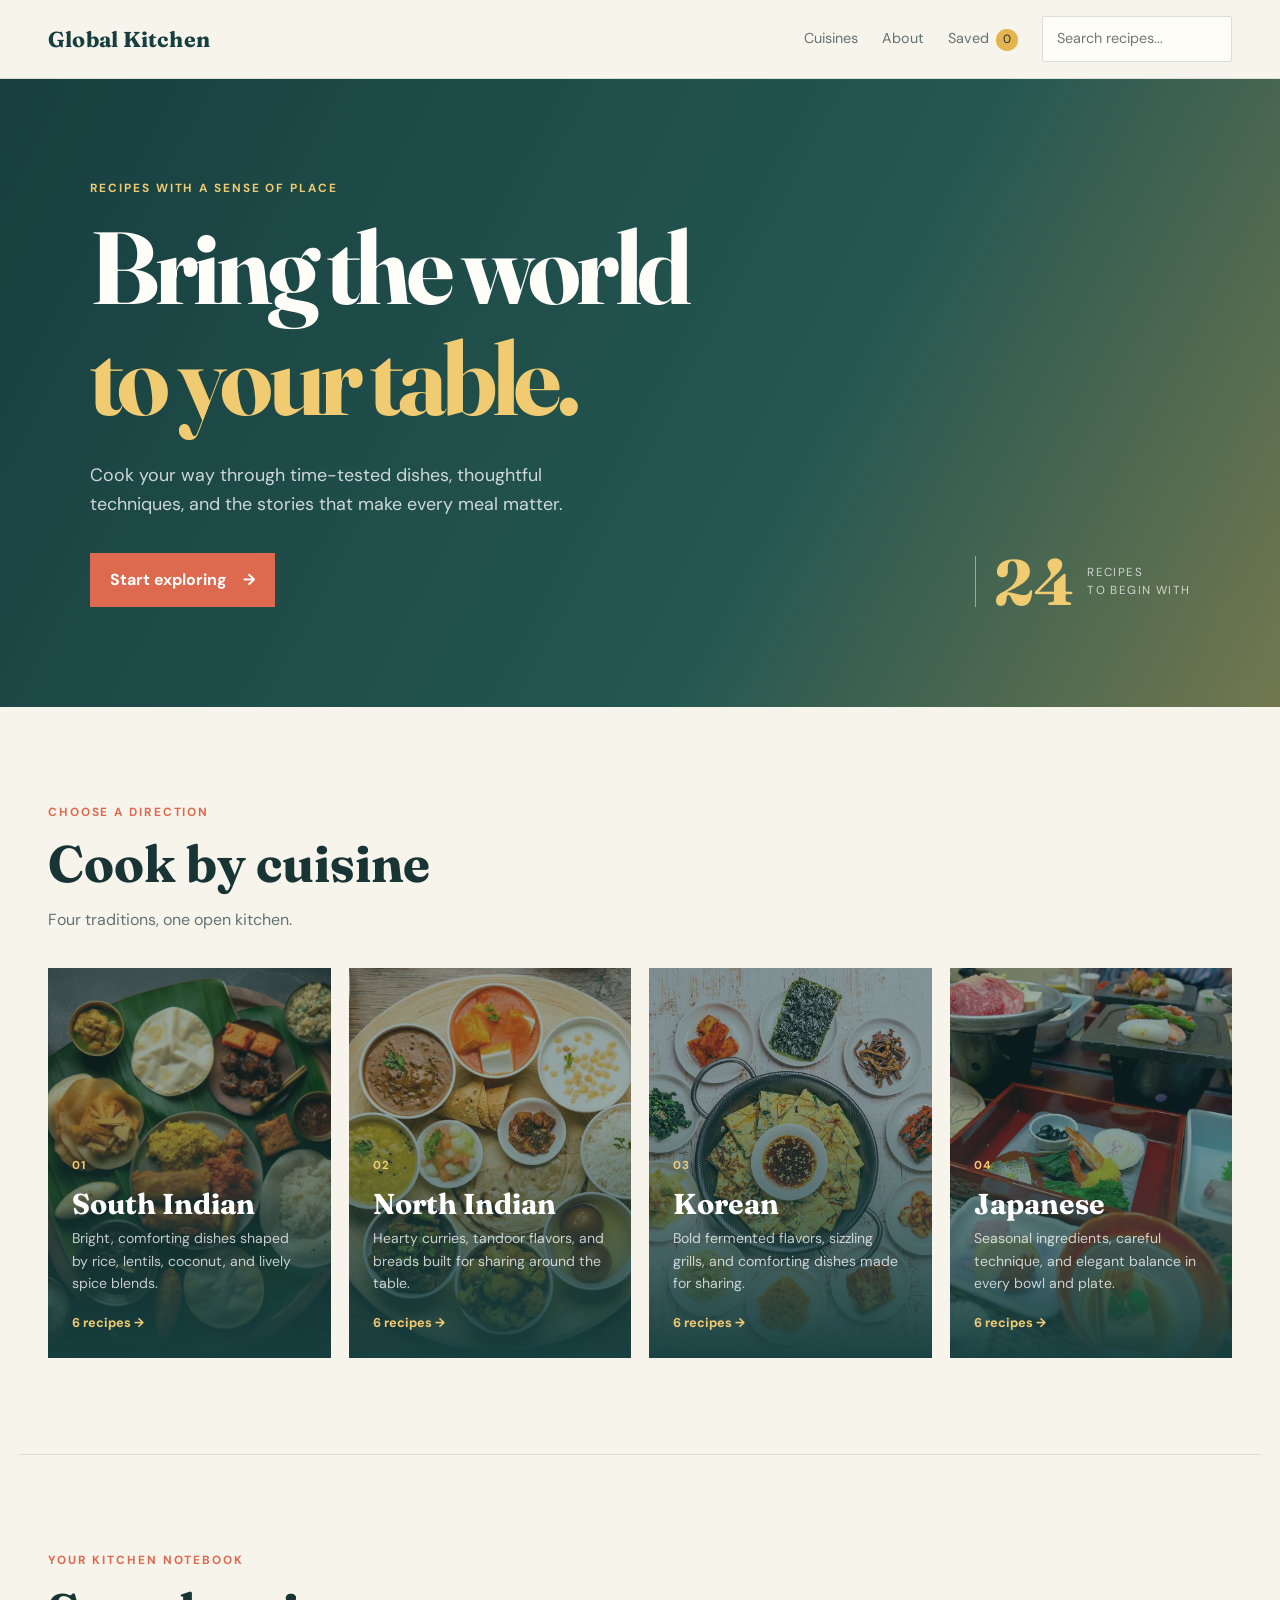
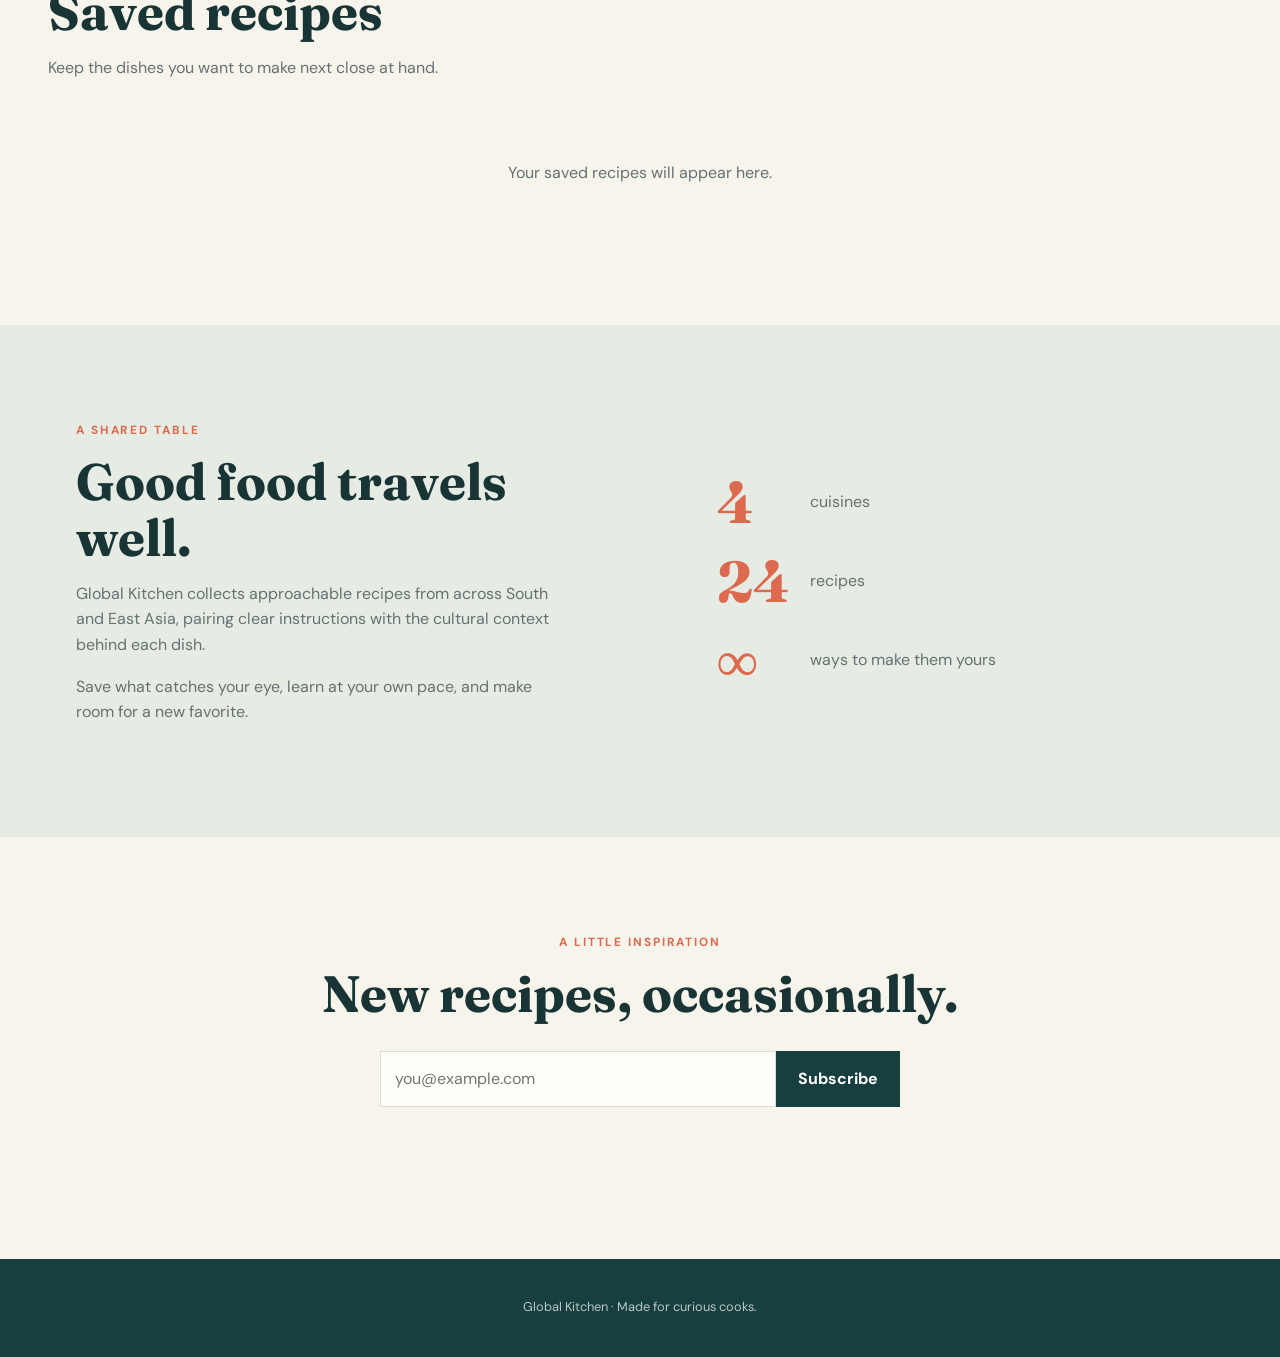
<file: index.html>
<!DOCTYPE html>
<html lang="en">
<head>
    <meta charset="UTF-8">
    <meta name="viewport" content="width=device-width, initial-scale=1.0">
    <meta name="description" content="Discover practical recipes and food stories from South India, North India, Korea, and Japan.">
    <title>Global Kitchen | Recipes from around the world</title>
    <link rel="stylesheet" href="styles.css">
    <link rel="preconnect" href="https://fonts.googleapis.com">
    <link rel="preconnect" href="https://fonts.gstatic.com" crossorigin>
    <link href="https://fonts.googleapis.com/css2?family=DM+Sans:wght@400;500;700&family=Fraunces:opsz,wght@9..144,600;9..144,700&display=swap" rel="stylesheet">
</head>
<body class="home-page">
    <header class="site-header"><nav class="navbar" aria-label="Primary navigation">
        <a class="logo" href="index.html">Global Kitchen</a>
        <div class="nav-actions"><a href="#cuisines">Cuisines</a><a href="#about">About</a><a class="favorites-link" href="#favorites">Saved <span id="favorite-count">0</span></a>
            <label class="search-container" for="search-bar"><span class="sr-only">Search recipes</span><input type="search" id="search-bar" placeholder="Search recipes..." autocomplete="off"></label>
        </div>
    </nav></header>
    <main>
        <section id="home" class="hero"><div class="hero-copy"><p class="eyebrow">Recipes with a sense of place</p><h1>Bring the world<br><em>to your table.</em></h1><p class="intro-text">Cook your way through time-tested dishes, thoughtful techniques, and the stories that make every meal matter.</p><a class="cta-button" href="#cuisines">Start exploring <span aria-hidden="true">&#8594;</span></a></div><div class="hero-note"><span>24</span><small>recipes<br>to begin with</small></div></section>
        <section id="cuisines" class="cuisine-types page-section"><div class="section-heading"><p class="eyebrow">Choose a direction</p><h2>Cook by cuisine</h2><p>Four traditions, one open kitchen.</p></div><div id="cuisine-grid" class="cuisine-grid" aria-live="polite"></div></section>
        <section id="favorites" class="favorites-section page-section"><div class="section-heading"><p class="eyebrow">Your kitchen notebook</p><h2>Saved recipes</h2><p>Keep the dishes you want to make next close at hand.</p></div><div id="favorite-grid" class="dish-grid compact-grid"></div><p id="empty-favorites" class="empty-state">Your saved recipes will appear here.</p></section>
        <section id="about" class="about page-section"><div class="about-copy"><p class="eyebrow">A shared table</p><h2>Good food travels well.</h2><p>Global Kitchen collects approachable recipes from across South and East Asia, pairing clear instructions with the cultural context behind each dish.</p><p>Save what catches your eye, learn at your own pace, and make room for a new favorite.</p></div><div class="about-stats"><strong>4</strong><span>cuisines</span><strong>24</strong><span>recipes</span><strong>∞</strong><span>ways to make them yours</span></div></section>
        <section id="newsletter" class="newsletter page-section"><p class="eyebrow">A little inspiration</p><h2>New recipes, occasionally.</h2><form id="newsletter-form"><label class="sr-only" for="newsletter-email">Email address</label><input id="newsletter-email" type="email" placeholder="you@example.com" required><button type="submit">Subscribe</button></form><p id="newsletter-status" role="status"></p></section>
    </main><footer><p>Global Kitchen <span aria-hidden="true">&middot;</span> Made for curious cooks.</p></footer><script src="script.js"></script>
</body>
</html>
</file>
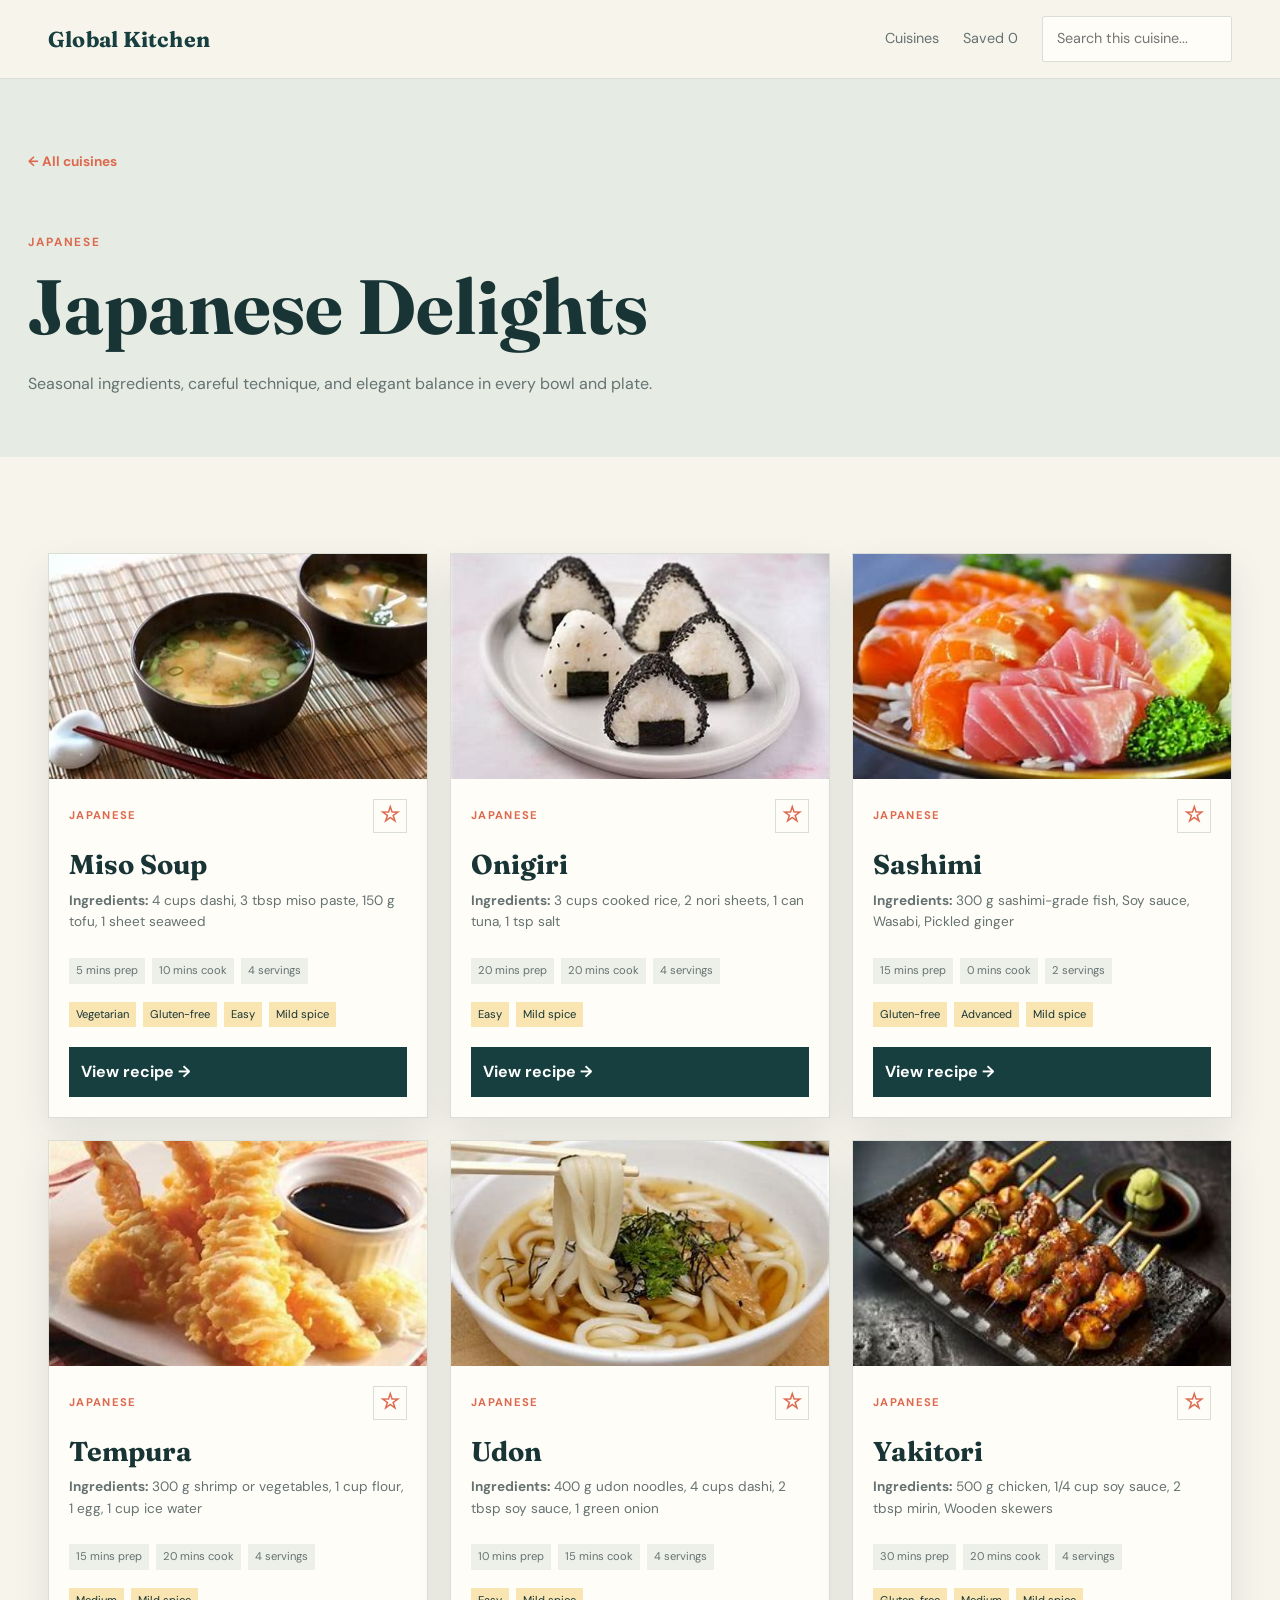
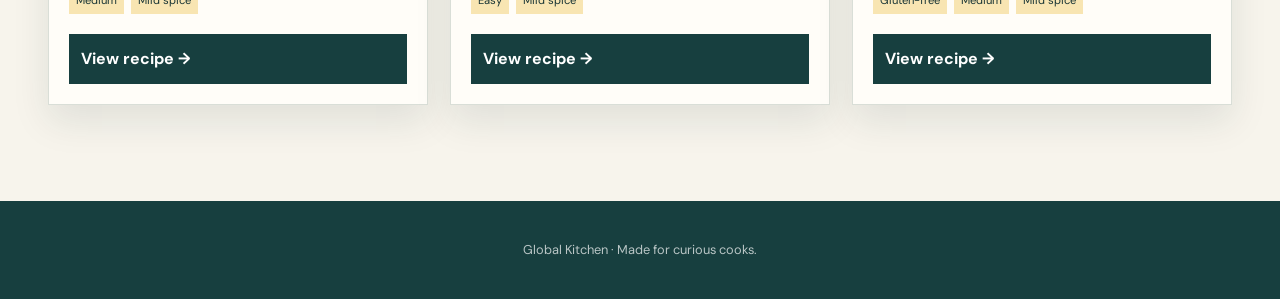
<file: Pages/japanese.html>
<!DOCTYPE html>
<html lang="en"><head><meta charset="UTF-8"><meta name="viewport" content="width=device-width, initial-scale=1.0"><meta name="description" content="Practical Japanese recipes, ingredients, techniques, and food stories."><title>Japanese Recipes | Global Kitchen</title><link rel="stylesheet" href="../styles.css"><link rel="preconnect" href="https://fonts.googleapis.com"><link rel="preconnect" href="https://fonts.gstatic.com" crossorigin><link href="https://fonts.googleapis.com/css2?family=DM+Sans:wght@400;500;700&family=Fraunces:opsz,wght@9..144,600;9..144,700&display=swap" rel="stylesheet"></head>
<body data-cuisine="japanese"><header class="site-header"><nav class="navbar" aria-label="Primary navigation"><a class="logo" href="../index.html">Global Kitchen</a><div class="nav-actions"><a href="../index.html#cuisines">Cuisines</a><a href="../index.html#favorites">Saved <span id="favorite-count">0</span></a><label class="search-container" for="search-bar"><span class="sr-only">Search recipes</span><input type="search" id="search-bar" placeholder="Search this cuisine..." autocomplete="off"></label></div></nav></header><main><section class="cuisine-hero page-section"><a class="back-link" href="../index.html#cuisines">&#8592; All cuisines</a><p class="eyebrow">Japanese</p><h1 id="cuisine-title">Japanese recipes</h1><p id="cuisine-description"></p></section><section class="dishes page-section"><div class="dish-grid" id="dish-grid" aria-live="polite"></div><p id="no-results" class="empty-state" hidden>No recipes match that search.</p></section></main><footer><p>Global Kitchen <span aria-hidden="true">&middot;</span> Made for curious cooks.</p></footer><script src="../script.js"></script></body></html>
</file>
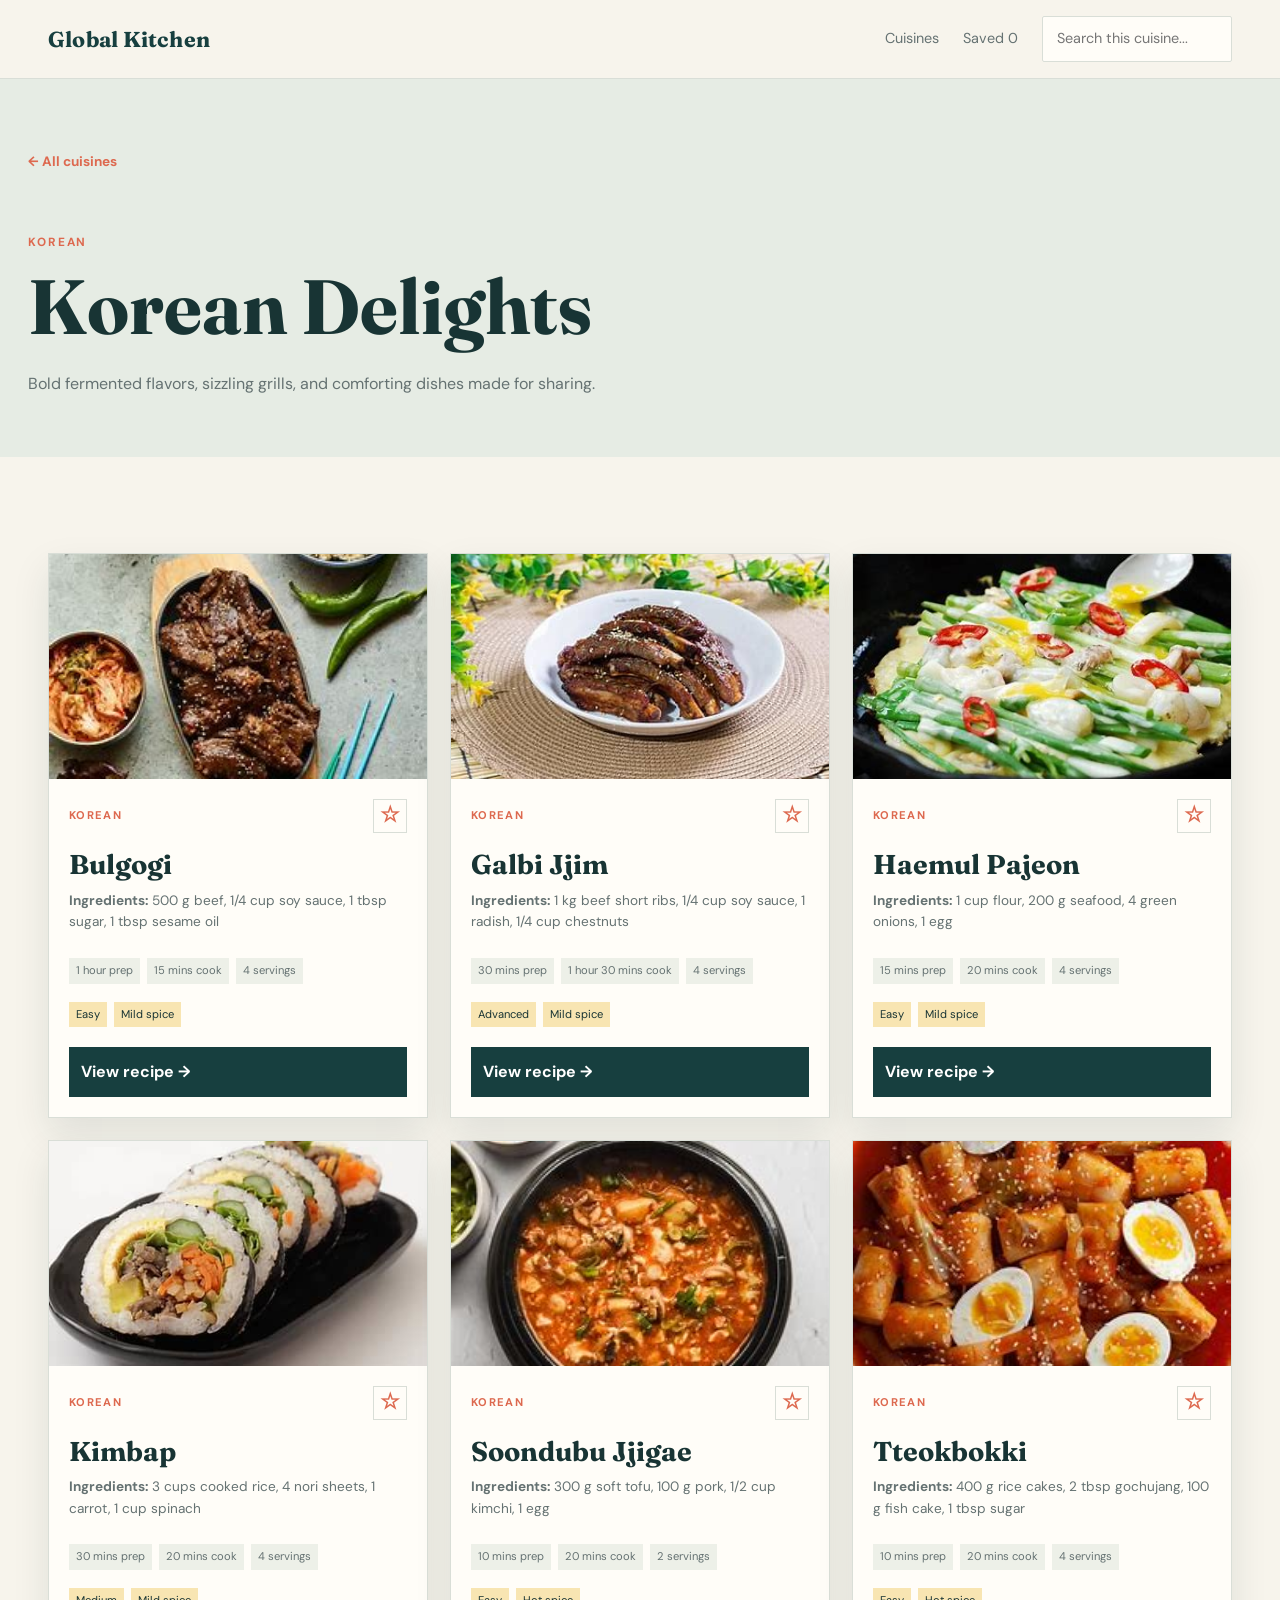
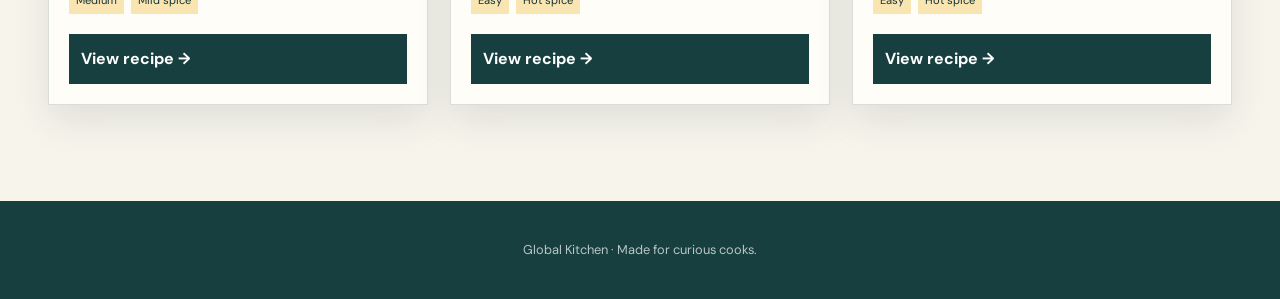
<file: Pages/korean.html>
<!DOCTYPE html>
<html lang="en"><head><meta charset="UTF-8"><meta name="viewport" content="width=device-width, initial-scale=1.0"><meta name="description" content="Practical Korean recipes, ingredients, techniques, and food stories."><title>Korean Recipes | Global Kitchen</title><link rel="stylesheet" href="../styles.css"><link rel="preconnect" href="https://fonts.googleapis.com"><link rel="preconnect" href="https://fonts.gstatic.com" crossorigin><link href="https://fonts.googleapis.com/css2?family=DM+Sans:wght@400;500;700&family=Fraunces:opsz,wght@9..144,600;9..144,700&display=swap" rel="stylesheet"></head>
<body data-cuisine="korean"><header class="site-header"><nav class="navbar" aria-label="Primary navigation"><a class="logo" href="../index.html">Global Kitchen</a><div class="nav-actions"><a href="../index.html#cuisines">Cuisines</a><a href="../index.html#favorites">Saved <span id="favorite-count">0</span></a><label class="search-container" for="search-bar"><span class="sr-only">Search recipes</span><input type="search" id="search-bar" placeholder="Search this cuisine..." autocomplete="off"></label></div></nav></header><main><section class="cuisine-hero page-section"><a class="back-link" href="../index.html#cuisines">&#8592; All cuisines</a><p class="eyebrow">Korean</p><h1 id="cuisine-title">Korean recipes</h1><p id="cuisine-description"></p></section><section class="dishes page-section"><div class="dish-grid" id="dish-grid" aria-live="polite"></div><p id="no-results" class="empty-state" hidden>No recipes match that search.</p></section></main><footer><p>Global Kitchen <span aria-hidden="true">&middot;</span> Made for curious cooks.</p></footer><script src="../script.js"></script></body></html>
</file>
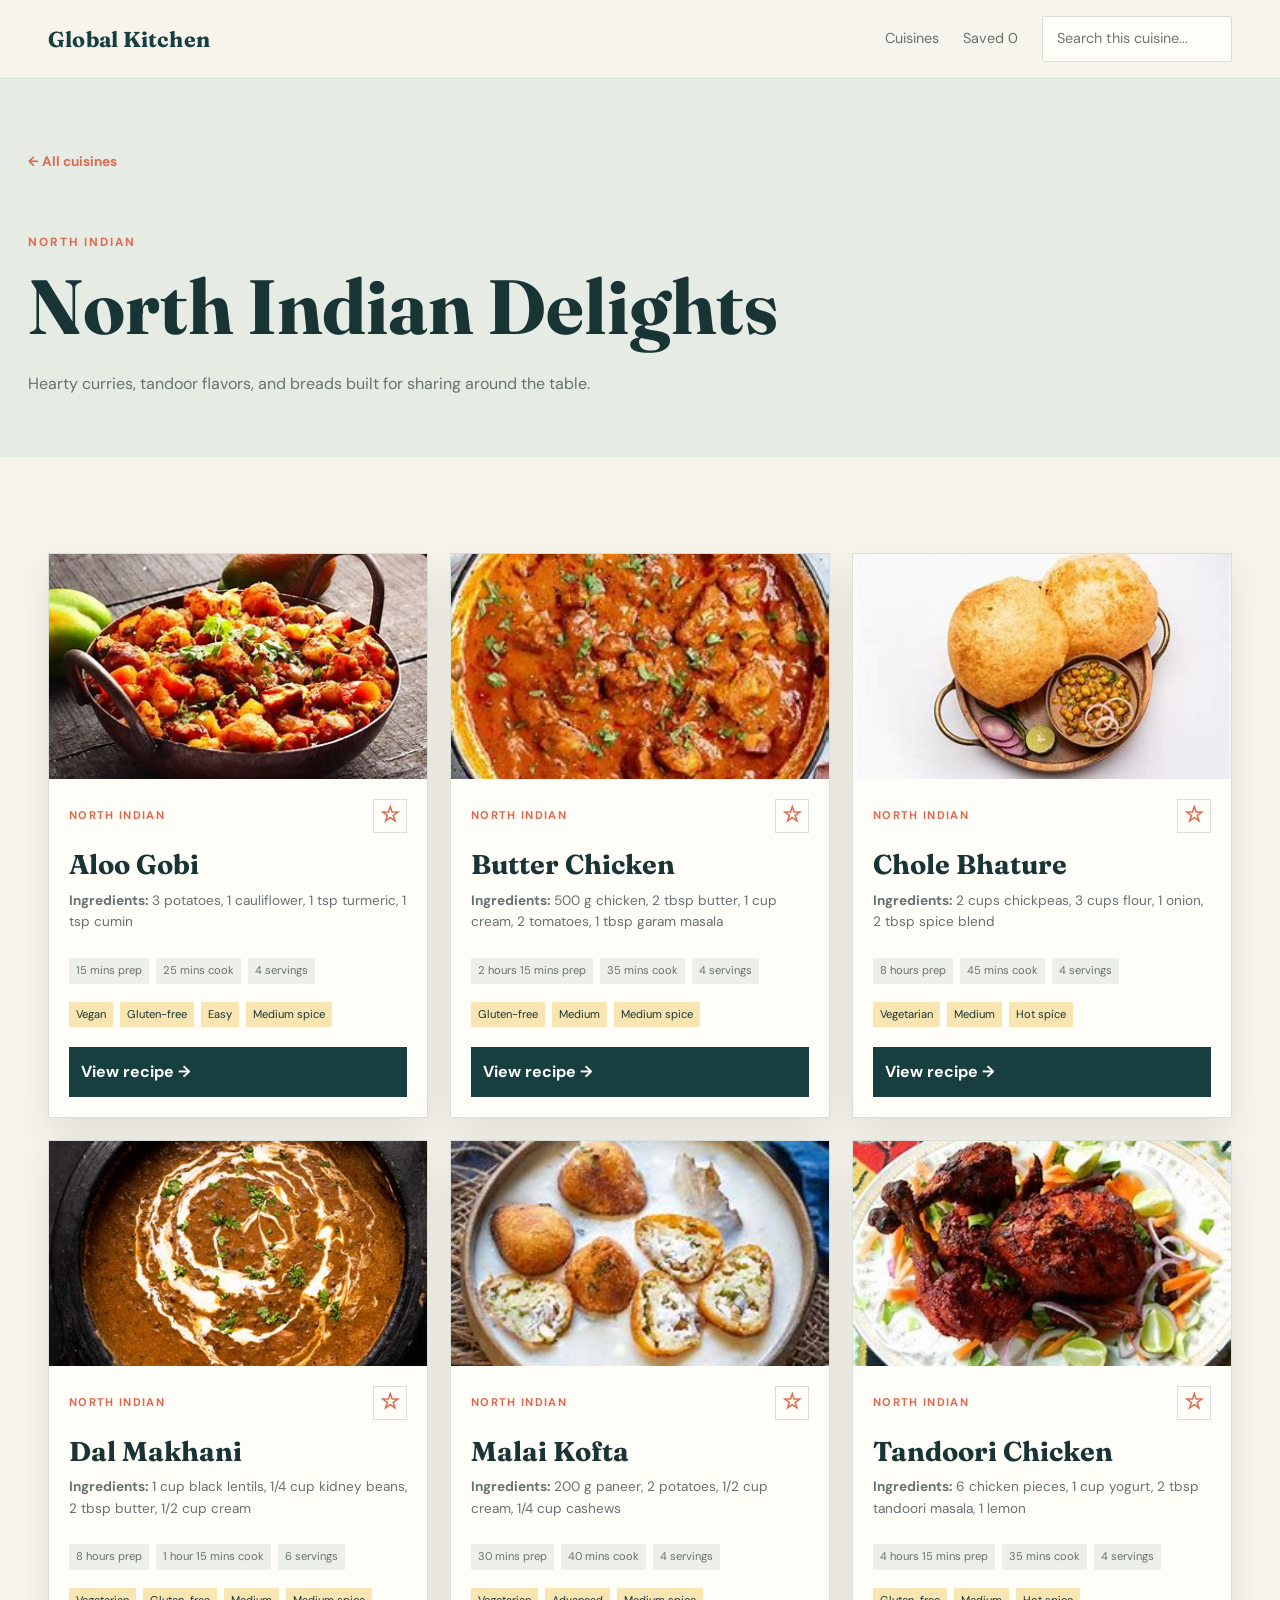
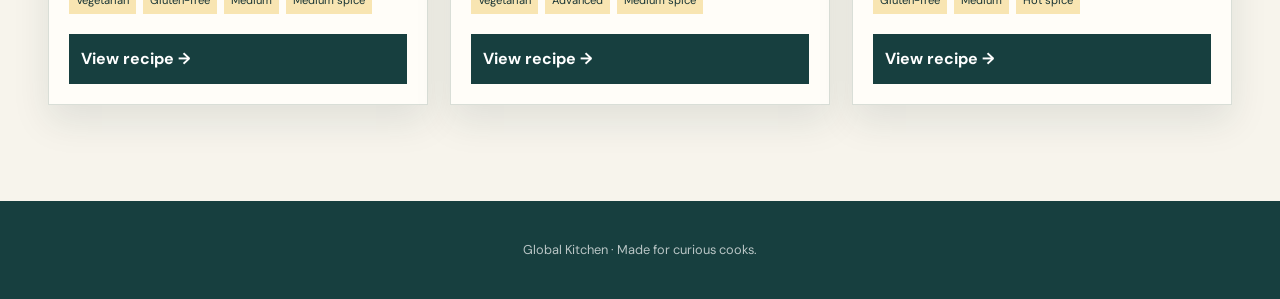
<file: Pages/north-indian.html>
<!DOCTYPE html>
<html lang="en"><head><meta charset="UTF-8"><meta name="viewport" content="width=device-width, initial-scale=1.0"><meta name="description" content="Practical North Indian recipes, ingredients, techniques, and food stories."><title>North Indian Recipes | Global Kitchen</title><link rel="stylesheet" href="../styles.css"><link rel="preconnect" href="https://fonts.googleapis.com"><link rel="preconnect" href="https://fonts.gstatic.com" crossorigin><link href="https://fonts.googleapis.com/css2?family=DM+Sans:wght@400;500;700&family=Fraunces:opsz,wght@9..144,600;9..144,700&display=swap" rel="stylesheet"></head>
<body data-cuisine="north-indian"><header class="site-header"><nav class="navbar" aria-label="Primary navigation"><a class="logo" href="../index.html">Global Kitchen</a><div class="nav-actions"><a href="../index.html#cuisines">Cuisines</a><a href="../index.html#favorites">Saved <span id="favorite-count">0</span></a><label class="search-container" for="search-bar"><span class="sr-only">Search recipes</span><input type="search" id="search-bar" placeholder="Search this cuisine..." autocomplete="off"></label></div></nav></header><main><section class="cuisine-hero page-section"><a class="back-link" href="../index.html#cuisines">&#8592; All cuisines</a><p class="eyebrow">North Indian</p><h1 id="cuisine-title">North Indian recipes</h1><p id="cuisine-description"></p></section><section class="dishes page-section"><div class="dish-grid" id="dish-grid" aria-live="polite"></div><p id="no-results" class="empty-state" hidden>No recipes match that search.</p></section></main><footer><p>Global Kitchen <span aria-hidden="true">&middot;</span> Made for curious cooks.</p></footer><script src="../script.js"></script></body></html>
</file>
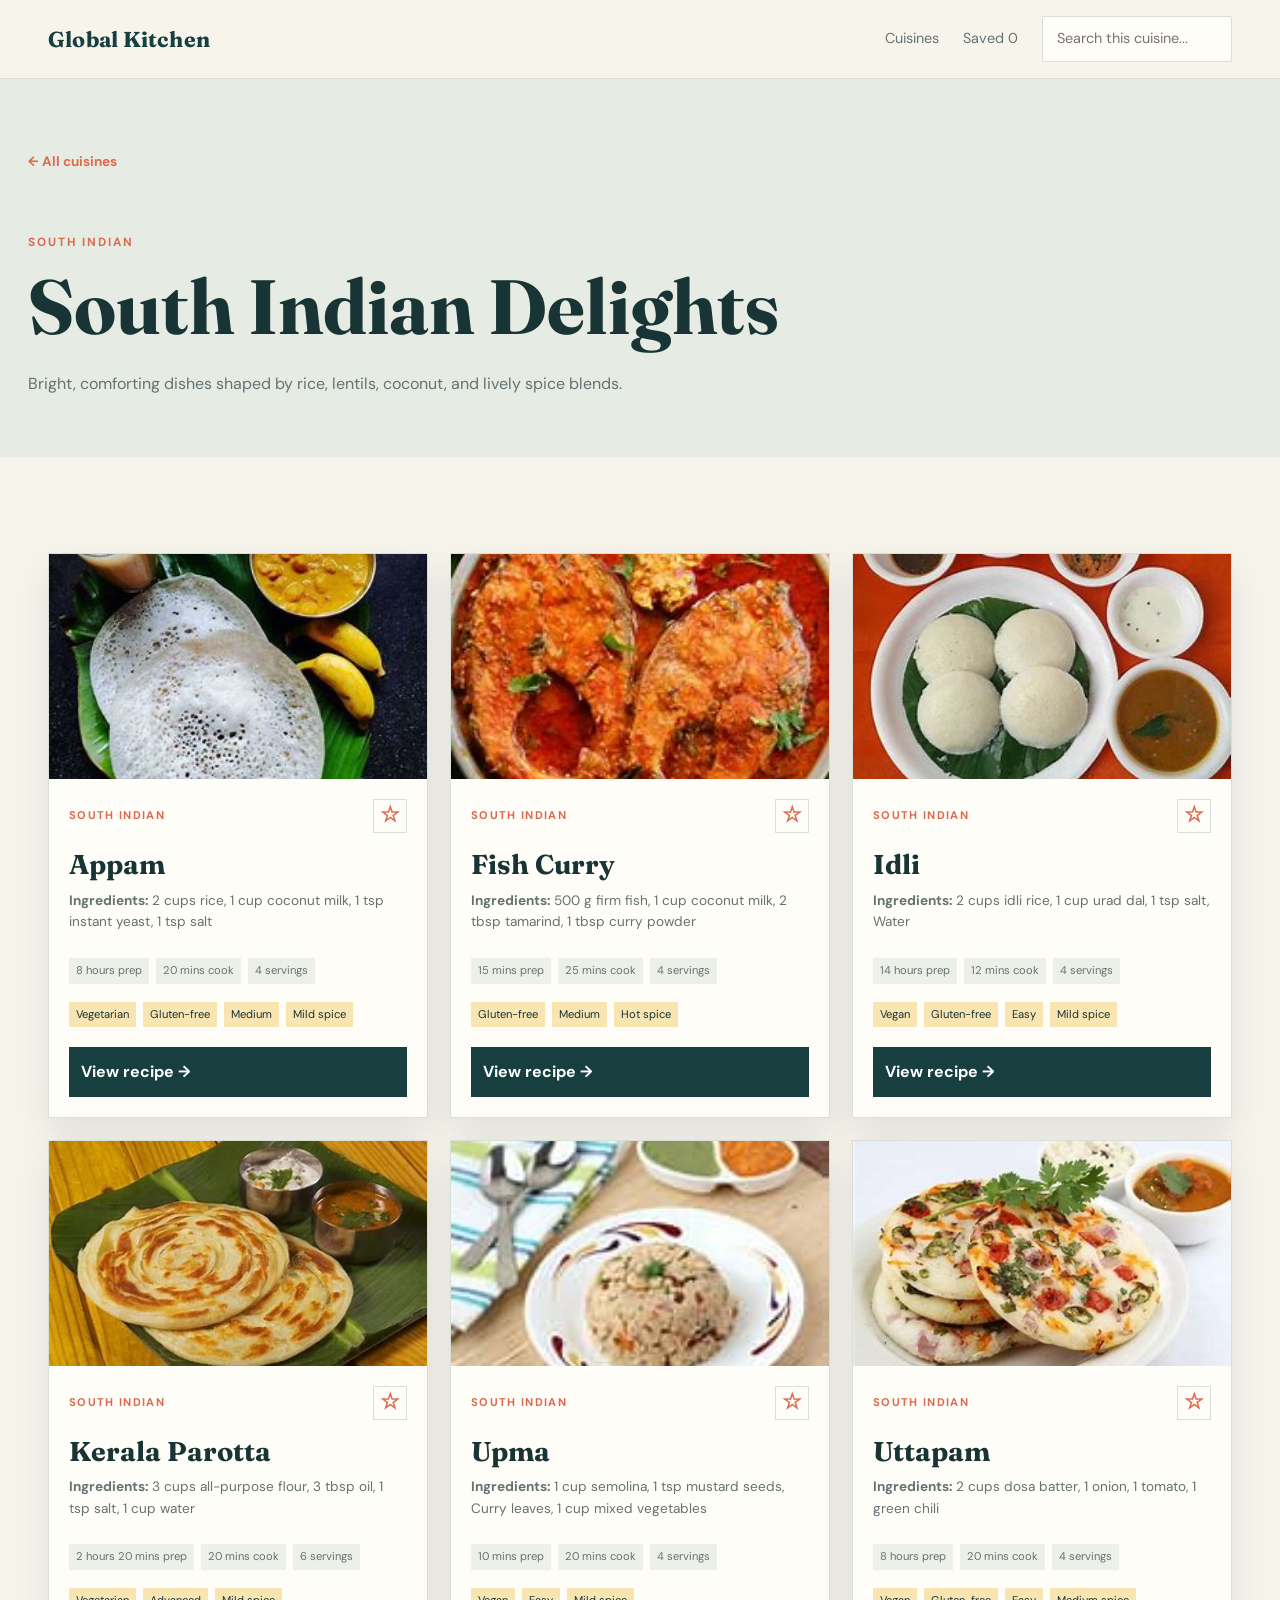
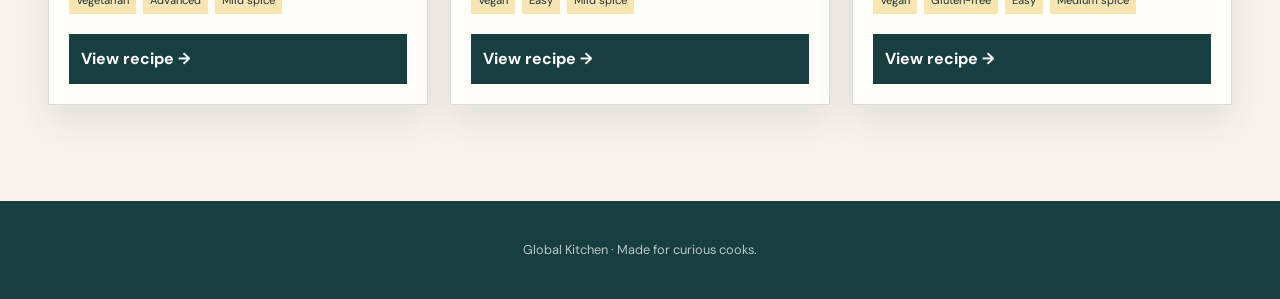
<file: Pages/south-indian.html>
<!DOCTYPE html>
<html lang="en"><head><meta charset="UTF-8"><meta name="viewport" content="width=device-width, initial-scale=1.0"><meta name="description" content="Practical South Indian recipes, ingredients, techniques, and food stories."><title>South Indian Recipes | Global Kitchen</title><link rel="stylesheet" href="../styles.css"><link rel="preconnect" href="https://fonts.googleapis.com"><link rel="preconnect" href="https://fonts.gstatic.com" crossorigin><link href="https://fonts.googleapis.com/css2?family=DM+Sans:wght@400;500;700&family=Fraunces:opsz,wght@9..144,600;9..144,700&display=swap" rel="stylesheet"></head>
<body data-cuisine="south-indian"><header class="site-header"><nav class="navbar" aria-label="Primary navigation"><a class="logo" href="../index.html">Global Kitchen</a><div class="nav-actions"><a href="../index.html#cuisines">Cuisines</a><a href="../index.html#favorites">Saved <span id="favorite-count">0</span></a><label class="search-container" for="search-bar"><span class="sr-only">Search recipes</span><input type="search" id="search-bar" placeholder="Search this cuisine..." autocomplete="off"></label></div></nav></header><main><section class="cuisine-hero page-section"><a class="back-link" href="../index.html#cuisines">&#8592; All cuisines</a><p class="eyebrow">South Indian</p><h1 id="cuisine-title">South Indian recipes</h1><p id="cuisine-description"></p></section><section class="dishes page-section"><div class="dish-grid" id="dish-grid" aria-live="polite"></div><p id="no-results" class="empty-state" hidden>No recipes match that search.</p></section></main><footer><p>Global Kitchen <span aria-hidden="true">&middot;</span> Made for curious cooks.</p></footer><script src="../script.js"></script></body></html>
</file>
<file: styles.css>
:root {
    --ink: #183434;
    --muted: #657272;
    --paper: #f7f4ec;
    --cream: #fffdf8;
    --teal: #173f3f;
    --coral: #dd694f;
    --gold: #e5b451;
    --line: #d9ded7;
    --shadow: 0 16px 35px rgba(24, 52, 52, .10);
}

* { box-sizing: border-box; }
html { scroll-behavior: smooth; }
body { margin: 0; background: var(--paper); color: var(--ink); font-family: 'DM Sans', sans-serif; line-height: 1.6; }
a { color: inherit; text-decoration: none; }
button, input { font: inherit; }
button, a { -webkit-tap-highlight-color: transparent; }
.sr-only { position: absolute; width: 1px; height: 1px; padding: 0; margin: -1px; overflow: hidden; clip: rect(0, 0, 0, 0); white-space: nowrap; border: 0; }

.site-header { position: sticky; top: 0; z-index: 10; background: rgba(247, 244, 236, .94); border-bottom: 1px solid var(--line); -webkit-backdrop-filter: blur(12px); backdrop-filter: blur(12px); }
.navbar { max-width: 1240px; min-height: 78px; margin: auto; padding: 0 28px; display: flex; align-items: center; justify-content: space-between; gap: 28px; }
.logo { color: var(--teal); font: 700 1.35rem 'Fraunces', serif; letter-spacing: .01em; white-space: nowrap; }
.nav-actions { display: flex; align-items: center; gap: 24px; color: var(--muted); font-size: .9rem; }
.nav-actions a { transition: color .2s ease; }
.nav-actions a:hover, .nav-actions a:focus-visible { color: var(--coral); }
.favorites-link span { display: inline-grid; min-width: 1.35rem; height: 1.35rem; margin-left: 3px; place-items: center; border-radius: 50%; background: var(--gold); color: var(--ink); font-size: .75rem; }
.search-container { display: block; }
#search-bar { width: 190px; padding: 10px 14px; border: 1px solid var(--line); border-radius: 2px; background: var(--cream); color: var(--ink); outline: none; }
#search-bar:focus { border-color: var(--coral); box-shadow: 0 0 0 3px rgba(221, 105, 79, .14); }

.hero { min-height: 610px; padding: 100px max(7vw, 28px); display: flex; align-items: center; justify-content: space-between; gap: 40px; background: linear-gradient(118deg, #173f3f 0%, #255752 62%, #d6a34b 150%); color: #fffdf8; overflow: hidden; }
.hero-copy { max-width: 680px; animation: rise .7s ease both; }
.eyebrow { margin: 0 0 14px; color: var(--coral); font-size: .74rem; font-weight: 700; letter-spacing: .16em; text-transform: uppercase; }
.hero .eyebrow { color: #f1cb72; }
h1, h2, h3 { margin: 0; font-family: 'Fraunces', serif; line-height: 1.08; }
.hero h1 { font-size: clamp(3.4rem, 8vw, 7rem); letter-spacing: -.045em; }
.hero h1 em { color: #f1cb72; font-style: normal; }
.intro-text { max-width: 510px; margin: 28px 0 35px; color: rgba(255,255,255,.78); font-size: 1.12rem; }
.cta-button { display: inline-flex; align-items: center; gap: 16px; padding: 14px 20px; background: var(--coral); color: #fff; font-weight: 700; transition: transform .2s ease, background .2s ease; }
.cta-button:hover, .cta-button:focus-visible { background: #ec805f; transform: translateY(-2px); }
.hero-note { align-self: flex-end; display: flex; align-items: center; gap: 12px; color: rgba(255,255,255,.72); border-left: 1px solid rgba(255,255,255,.45); padding-left: 18px; }
.hero-note span { color: #f1cb72; font: 700 4rem 'Fraunces', serif; line-height: .8; }
.hero-note small { font-size: .73rem; letter-spacing: .12em; text-transform: uppercase; }
.page-section { max-width: 1240px; margin: auto; padding: 96px 28px; }
.section-heading { margin-bottom: 35px; }
.section-heading h2, .about h2, .newsletter h2 { font-size: clamp(2.2rem, 4vw, 4rem); }
.section-heading > p:last-child, #cuisine-description { color: var(--muted); }
.cuisine-grid { display: grid; grid-template-columns: repeat(4, 1fr); gap: 18px; }
.cuisine-card { min-height: 390px; display: flex; flex-direction: column; justify-content: flex-end; position: relative; overflow: hidden; background: var(--teal); color: #fff; }
.cuisine-card img { position: absolute; inset: 0; width: 100%; height: 100%; object-fit: cover; opacity: .56; transition: transform .45s ease, opacity .3s ease; }
.cuisine-card::after { content: ''; position: absolute; inset: 35% 0 0; background: linear-gradient(transparent, rgba(23, 63, 63, .96)); }
.cuisine-card:hover img { transform: scale(1.06); opacity: .76; }
.cuisine-card-copy { position: relative; z-index: 1; padding: 24px; }
.card-index { color: #f1cb72; font-size: .72rem; font-weight: 700; letter-spacing: .12em; }
.cuisine-card h3 { margin: 12px 0 8px; font-size: 1.8rem; }
.cuisine-card p { min-height: 68px; margin: 0; color: rgba(255,255,255,.75); font-size: .88rem; }
.card-link { display: block; margin-top: 18px; color: #f1cb72; font-size: .8rem; font-weight: 700; }
.favorites-section { border-top: 1px solid var(--line); }
.about { max-width: none; display: grid; grid-template-columns: 1fr 1fr; gap: 12vw; background: #e6ece4; }
.about-copy { max-width: 590px; margin-left: max(0px, calc((100vw - 1184px) / 2)); }
.about-copy p:not(.eyebrow) { color: var(--muted); }
.about-stats { display: grid; grid-template-columns: auto 1fr; align-content: center; gap: 8px 20px; padding-right: 10vw; }
.about-stats strong { color: var(--coral); font: 700 3.6rem 'Fraunces', serif; }
.about-stats span { align-self: center; color: var(--muted); }
.newsletter { text-align: center; }
.newsletter form { max-width: 520px; margin: 30px auto 0; display: flex; }
.newsletter input { min-width: 0; flex: 1; padding: 14px; border: 1px solid var(--line); background: var(--cream); }
.newsletter button { padding: 14px 22px; border: 0; background: var(--teal); color: white; cursor: pointer; font-weight: 700; }
#newsletter-status { min-height: 1.5em; color: var(--coral); }
footer { padding: 26px 28px; background: var(--teal); color: rgba(255,255,255,.7); text-align: center; font-size: .8rem; }

.cuisine-hero { max-width: none; padding-top: 72px; padding-bottom: 45px; background: #e6ece4; }
.cuisine-hero h1 { max-width: 1240px; margin: auto; font-size: clamp(2.8rem, 6vw, 5.5rem); }
.cuisine-hero .eyebrow, .cuisine-hero #cuisine-description, .back-link { display: block; max-width: 1240px; margin-left: auto; margin-right: auto; }
.back-link { margin-bottom: 60px; color: var(--coral); font-size: .85rem; font-weight: 700; }
.cuisine-hero #cuisine-description { margin-top: 22px; }
.dishes { max-width: 1240px; }
.dish-grid { display: grid; grid-template-columns: repeat(3, 1fr); gap: 22px; }
.dish-card { overflow: hidden; background: var(--cream); border: 1px solid var(--line); box-shadow: var(--shadow); transition: transform .25s ease; }
.dish-card:hover { transform: translateY(-4px); }
.dish-card > img { width: 100%; height: 225px; display: block; object-fit: cover; }
.dish-card-body { padding: 20px; }
.card-topline { display: flex; justify-content: space-between; align-items: center; color: var(--coral); font-size: .7rem; font-weight: 700; letter-spacing: .12em; text-transform: uppercase; }
.favorite-btn { width: 34px; height: 34px; padding: 0; border: 1px solid var(--line); background: transparent; color: var(--coral); cursor: pointer; font-size: 1.35rem; line-height: 1; }
.favorite-btn.is-saved { background: #f8e5b2; border-color: #f8e5b2; }
.dish-card h2 { margin: 17px 0 10px; font-size: 1.7rem; }
.ingredients { min-height: 50px; margin: 0; color: var(--muted); font-size: .85rem; }
.recipe-meta, .badges { display: flex; flex-wrap: wrap; gap: 7px; margin-top: 18px; color: var(--muted); font-size: .7rem; }
.recipe-meta span, .badges span { padding: 4px 7px; background: #edf0e8; }
.badges span { background: #f8e5b2; color: var(--ink); }
.recipe-btn { width: 100%; margin-top: 20px; padding: 12px; border: 0; background: var(--teal); color: white; cursor: pointer; font-weight: 700; text-align: left; }
.recipe-btn:hover, .recipe-btn:focus-visible { background: var(--coral); }
.recipe-details { margin-top: 22px; padding-top: 20px; border-top: 1px solid var(--line); font-size: .88rem; }
.recipe-details[hidden] { display: none; }
.recipe-details h3 { margin: 18px 0 8px; font-size: 1.1rem; }
.recipe-details ol { margin: 0; padding-left: 20px; color: var(--muted); }
.recipe-details li { margin-bottom: 8px; }
.context { color: var(--muted); font-style: italic; }
.video-section { margin-top: 22px; padding-top: 14px; border-top: 1px solid var(--line); }
.video-link { color: var(--coral); font-weight: 700; }
.empty-state { padding: 28px; color: var(--muted); text-align: center; }
.compact-grid .dish-card > img { height: 150px; }

@keyframes rise { from { opacity: 0; transform: translateY(14px); } to { opacity: 1; transform: translateY(0); } }
@media (max-width: 900px) { .cuisine-grid { grid-template-columns: repeat(2, 1fr); } .dish-grid { grid-template-columns: repeat(2, 1fr); } .about { grid-template-columns: 1fr; } .about-copy { margin-left: 0; } .about-stats { padding-right: 0; } }
@media (max-width: 650px) { .navbar { min-height: 68px; padding: 14px 18px; align-items: flex-start; } .nav-actions { flex-wrap: wrap; justify-content: flex-end; gap: 10px 14px; font-size: .8rem; } #search-bar { width: 155px; padding: 8px 10px; } .hero { min-height: 590px; padding: 72px 24px; align-items: flex-start; flex-direction: column; justify-content: center; } .hero h1 { font-size: clamp(3rem, 16vw, 5rem); } .hero-note { align-self: flex-start; } .page-section { padding: 68px 20px; } .cuisine-grid, .dish-grid { grid-template-columns: 1fr; } .cuisine-card { min-height: 330px; } .newsletter form { display: block; } .newsletter input, .newsletter button { width: 100%; } .cuisine-hero { padding-top: 45px; } .back-link { margin-bottom: 38px; } }
</file>
